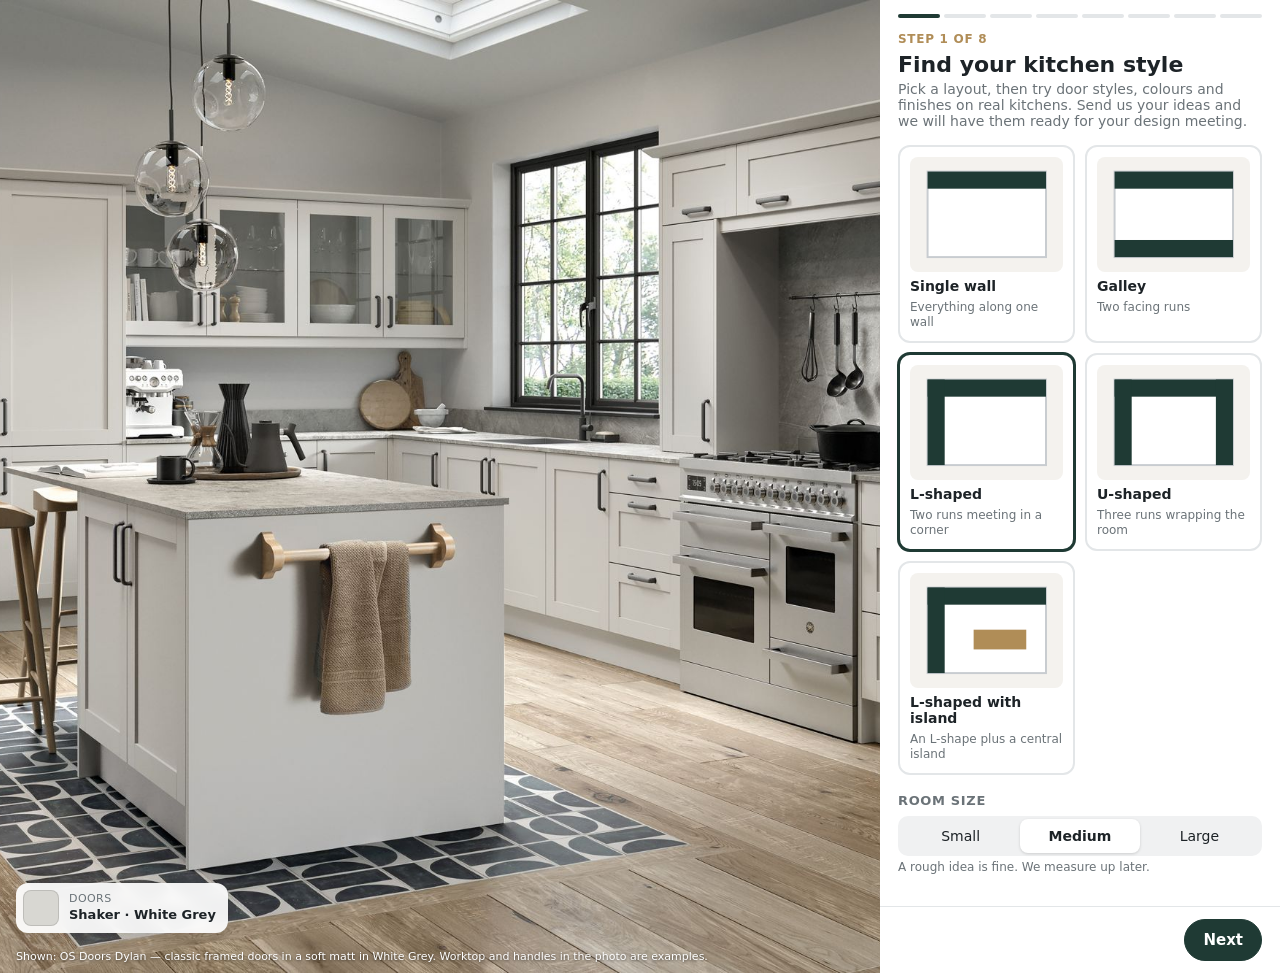
<file: index.html>
<!DOCTYPE html>
<html lang="en">
<head>
  <meta charset="utf-8">
  <meta name="viewport" content="width=device-width, initial-scale=1, viewport-fit=cover">
  <title>Find your kitchen style</title>
  <link rel="stylesheet" href="styles.css">
  <script src="config.js"></script>
  <script src="app.js" defer></script>
</head>
<body>
  <div id="cfg">
    <section id="stage">
      <div class="photo"><img class="a" alt=""><img class="b" alt=""></div>
      <div class="picks"></div>
      <div class="credit"></div>
    </section>
    <section id="panel">
      <header id="steps"></header>
      <div id="content"><p class="muted">Loading…</p></div>
      <footer id="bar"></footer>
    </section>
  </div>
</body>
</html>
</file>
<file: styles.css>
:root {
  --ink: #1d2327; --muted: #6b7378; --line: #e3e6e8; --bg: #f4f2ee;
  --brand: #1f3a34; --brand2: #b08d57; --sel: #1f3a34;
  font-family: system-ui, -apple-system, "Segoe UI", Roboto, sans-serif; color: var(--ink);
}
* { box-sizing: border-box; }
html, body { margin: 0; height: 100%; background: #fff; font-size: 15px; }
button { font: inherit; cursor: pointer; }
.muted { color: var(--muted); }

#cfg { display: grid; grid-template-columns: 1fr 400px; height: 100vh; height: 100dvh; }
#stage { position: relative; background: #e9e6e0; overflow: hidden; }
#cfg.show3d #cfg.show3d 
#panel { display: flex; flex-direction: column; border-left: 1px solid var(--line); min-height: 0; background: #fff; }
#steps { display: flex; gap: 4px; padding: 14px 18px 10px; }
#steps i { flex: 1; height: 4px; border-radius: 2px; background: var(--line); }
#steps i.done { background: var(--brand2); }
#steps i.on { background: var(--brand); }
#content { flex: 1; overflow-y: auto; padding: 4px 18px 18px; }
#content h1 { font-size: 22px; margin: 6px 0 4px; }
#content .lead { color: var(--muted); margin: 0 0 16px; font-size: 14px; }
#content h2 { font-size: 13px; text-transform: uppercase; letter-spacing: .05em; color: var(--muted); margin: 18px 0 8px; }
.stepno { font-size: 12px; color: var(--brand2); font-weight: 700; letter-spacing: .06em; text-transform: uppercase; }

.cards { display: grid; grid-template-columns: 1fr 1fr; gap: 10px; }
.cards.one { grid-template-columns: 1fr; }
.card { border: 2px solid var(--line); background: #fff; border-radius: 12px; padding: 10px; text-align: left; display: flex; flex-direction: column; gap: 6px; color: var(--ink); transition: border-color .15s, box-shadow .15s; }
.card:hover { border-color: #c7ccd0; }
.card.on { border-color: var(--sel); box-shadow: 0 0 0 1px var(--sel); }
.card .pic { background: var(--bg); border-radius: 8px; display: flex; align-items: center; justify-content: center; aspect-ratio: 4 / 3; }
.card .pic svg { width: 86%; height: 86%; }
.card b { font-size: 14px; }
.card small { color: var(--muted); font-size: 12px; line-height: 1.3; }
.card.row { flex-direction: row; align-items: center; gap: 12px; }
.card.row .grow { flex: 1; display: flex; flex-direction: column; gap: 2px; }
.card .price { font-size: 12px; color: var(--brand); font-weight: 600; white-space: nowrap; }
.card:disabled { opacity: .45; cursor: not-allowed; }
.tick { width: 22px; height: 22px; border-radius: 6px; border: 2px solid #c7ccd0; flex: none; display: flex; align-items: center; justify-content: center; color: #fff; font-size: 14px; }
.card.on .tick { background: var(--sel); border-color: var(--sel); }

.seg { display: flex; background: #f0f1f2; border-radius: 10px; padding: 3px; }
.seg button { flex: 1; border: 0; background: none; padding: 9px 6px; border-radius: 8px; font-size: 14px; color: var(--ink); }
.seg button.on { background: #fff; box-shadow: 0 1px 3px rgba(0,0,0,.15); font-weight: 600; }
.seg-wrap { margin-bottom: 14px; }
.seg-wrap label { display: block; font-size: 13px; font-weight: 600; margin-bottom: 6px; }
.seg-wrap .hint { font-size: 12px; color: var(--muted); margin-top: 4px; }

.swatches { display: grid; grid-template-columns: repeat(auto-fill, minmax(64px, 1fr)); gap: 10px; }
.sw { border: 0; background: none; padding: 0; display: flex; flex-direction: column; align-items: center; gap: 5px; font-size: 11px; color: var(--ink); text-align: center; }
.sw span { width: 52px; height: 52px; border-radius: 50%; border: 1px solid rgba(0,0,0,.12); display: block; box-shadow: inset 0 -6px 12px rgba(0,0,0,.08); }
.sw.on span { outline: 3px solid var(--sel); outline-offset: 2px; }
.sw.wt span { border-radius: 8px; width: 60px; height: 44px; }

#bar { border-top: 1px solid var(--line); padding: 12px 18px; display: flex; align-items: center; gap: 10px; }
#bar .est { flex: 1; line-height: 1.2; }
#bar .est small { display: block; font-size: 11px; color: var(--muted); }
#bar .est b { font-size: 19px; }
.btn { border: 1px solid var(--line); background: #fff; color: var(--ink); border-radius: 99px; padding: 11px 18px; font-weight: 600; }
.btn.primary { background: var(--brand); border-color: var(--brand); color: #fff; }
.btn.primary:hover { background: #2b4f47; }
.btn.gold { background: var(--brand2); border-color: var(--brand2); color: #fff; }

.summary { width: 100%; border-collapse: collapse; font-size: 14px; }
.summary td { padding: 7px 0; border-bottom: 1px solid var(--line); vertical-align: top; }
.summary td:first-child { color: var(--muted); width: 38%; }
.note { background: #f7f3ea; border-radius: 10px; padding: 10px 12px; font-size: 13px; margin: 12px 0; }
.note.warn { background: #fff4e0; }
.total-box { background: var(--brand); color: #fff; border-radius: 12px; padding: 14px 16px; margin: 14px 0; }
.total-box .big { font-size: 26px; font-weight: 700; }
.total-box small { opacity: .8; font-size: 12px; }
.total-box .seg { background: rgba(255,255,255,.15); margin-top: 10px; }
.total-box .seg button { color: #fff; }
.total-box .seg button.on { background: #fff; color: var(--brand); }

form label { display: block; font-size: 13px; font-weight: 600; margin: 10px 0 4px; }
form input, form textarea { width: 100%; font: inherit; border: 1px solid #cdd2d6; border-radius: 8px; padding: 10px; }
form textarea { min-height: 70px; }
form .hp { position: absolute; left: -9999px; }
.err { color: #c62828; font-size: 13px; margin-top: 8px; }
.thanks { text-align: center; padding: 30px 6px; }
.thanks .ok { width: 64px; height: 64px; border-radius: 50%; background: var(--brand); color: #fff; font-size: 34px; display: flex; align-items: center; justify-content: center; margin: 0 auto 14px; }


@media (max-width: 820px) {
  #cfg { grid-template-columns: 1fr; grid-template-rows: 42vh 1fr; height: auto; min-height: 100dvh; }
  #stage { height: 42vh; position: sticky; top: 0; z-index: 2; }
  #panel { border-left: 0; border-top: 1px solid var(--line); }
  #content { overflow: visible; }
  #bar { position: sticky; bottom: 0; background: #fff; }
}

/* photo visualiser: the stage shows a real kitchen photo, cross-fading between colours */
.photo { position: absolute; inset: 0; }
.photo img { position: absolute; inset: 0; width: 100%; height: 100%; object-fit: cover; opacity: 0; transition: opacity .45s ease; }
.photo img.on { opacity: 1; }
.picks { position: absolute; left: 16px; bottom: 40px; display: flex; flex-direction: column; gap: 8px; }
.chip { display: flex; align-items: center; gap: 10px; background: rgba(255,255,255,.92); backdrop-filter: blur(6px); border-radius: 12px; padding: 7px 12px 7px 7px; box-shadow: 0 4px 16px rgba(0,0,0,.12); min-width: 200px; }
.chip .sw { width: 36px; height: 36px; border-radius: 8px; border: 1px solid rgba(0,0,0,.12); flex: none; }
.chip small { display: block; font-size: 11px; color: var(--muted); text-transform: uppercase; letter-spacing: .04em; }
.chip b { font-size: 13px; }
.credit { position: absolute; left: 16px; right: 16px; bottom: 10px; font-size: 11px; color: #fff; text-shadow: 0 1px 3px rgba(0,0,0,.6); }
.card .pic img { width: 100%; height: 100%; object-fit: cover; border-radius: 8px; }
@media (max-width: 820px) {
  .picks { left: 8px; bottom: 30px; gap: 4px; }
  .chip { min-width: 0; padding: 4px 8px 4px 4px; }
  .chip .sw { width: 26px; height: 26px; }
  .chip b { font-size: 12px; }
  .credit { display: none; }
}

form .consent { display: flex; gap: 8px; align-items: flex-start; font-weight: 400; font-size: 12px; color: var(--muted); }
form .consent input { width: auto; margin-top: 2px; }
</file>
